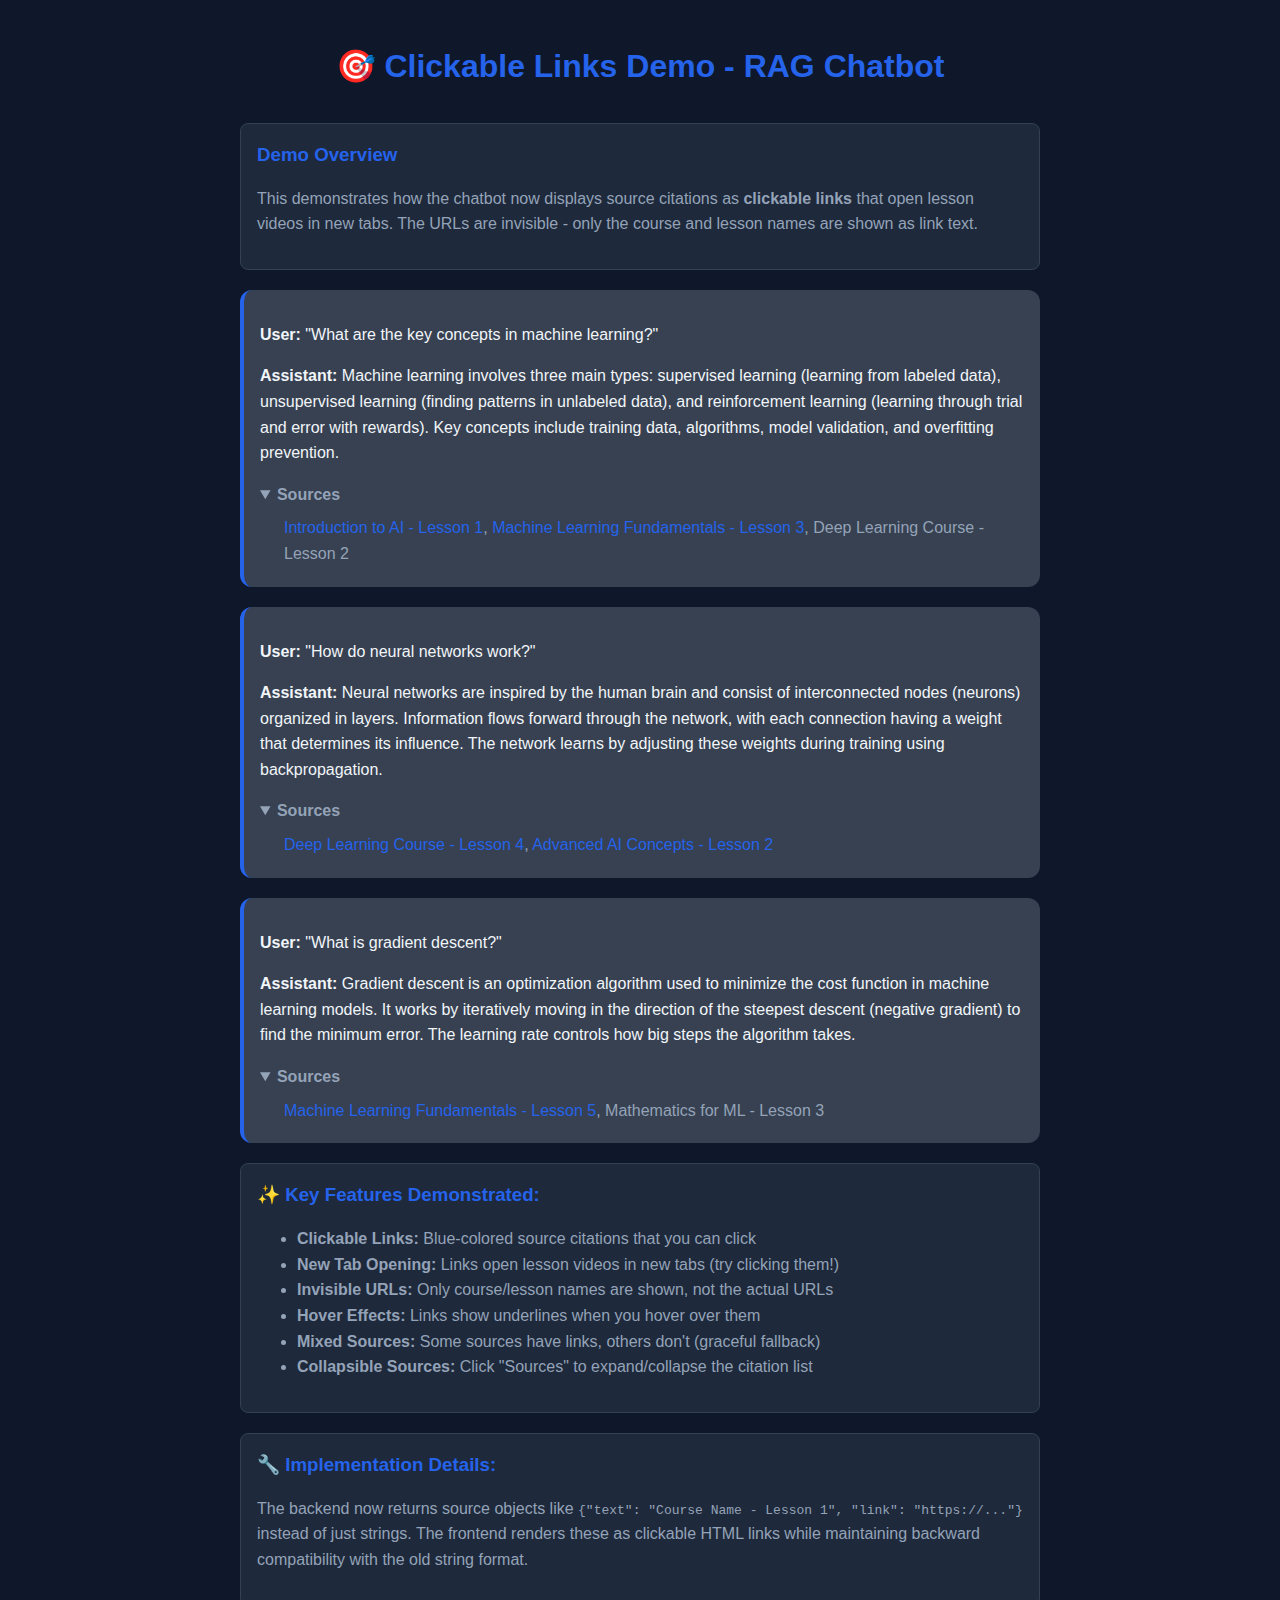
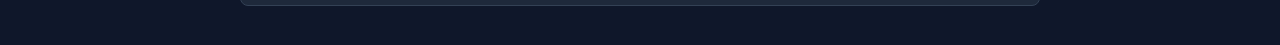
<file: demo_clickable_links.html>
<!DOCTYPE html>
<html lang="en">
<head>
    <meta charset="UTF-8">
    <meta name="viewport" content="width=device-width, initial-scale=1.0">
    <title>Clickable Links Demo - RAG Chatbot</title>
    <style>
        :root {
            --primary-color: #2563eb;
            --primary-hover: #1d4ed8;
            --background: #0f172a;
            --surface: #1e293b;
            --text-primary: #f1f5f9;
            --text-secondary: #94a3b8;
            --border-color: #334155;
            --assistant-message: #374151;
        }

        body {
            font-family: -apple-system, BlinkMacSystemFont, 'Segoe UI', Roboto, sans-serif;
            background-color: var(--background);
            color: var(--text-primary);
            line-height: 1.6;
            padding: 20px;
            margin: 0;
        }

        .demo-container {
            max-width: 800px;
            margin: 0 auto;
        }

        h1 {
            color: var(--primary-color);
            text-align: center;
            margin-bottom: 30px;
        }

        .message {
            background: var(--assistant-message);
            border-radius: 12px;
            padding: 16px;
            margin-bottom: 20px;
            border-left: 4px solid var(--primary-color);
        }

        .message-content {
            margin-bottom: 12px;
        }

        .sources-collapsible {
            border: none;
            background: none;
            color: var(--text-secondary);
        }

        .sources-collapsible summary {
            cursor: pointer;
            font-weight: 600;
            margin-bottom: 8px;
            color: var(--text-secondary);
        }

        .sources-collapsible summary:hover {
            color: var(--primary-color);
        }

        .sources-content {
            padding: 0 0.5rem 0.25rem 1.5rem;
            color: var(--text-secondary);
        }

        .source-link {
            color: var(--primary-color);
            text-decoration: none;
            transition: color 0.2s ease;
        }

        .source-link:hover {
            color: var(--primary-hover);
            text-decoration: underline;
        }

        .demo-note {
            background: var(--surface);
            border: 1px solid var(--border-color);
            border-radius: 8px;
            padding: 16px;
            margin-bottom: 20px;
            color: var(--text-secondary);
        }

        .demo-note h3 {
            color: var(--primary-color);
            margin: 0 0 10px 0;
        }
    </style>
</head>
<body>
    <div class="demo-container">
        <h1>🎯 Clickable Links Demo - RAG Chatbot</h1>
        
        <div class="demo-note">
            <h3>Demo Overview</h3>
            <p>This demonstrates how the chatbot now displays source citations as <strong>clickable links</strong> that open lesson videos in new tabs. The URLs are invisible - only the course and lesson names are shown as link text.</p>
        </div>

        <div class="message assistant">
            <div class="message-content">
                <p><strong>User:</strong> "What are the key concepts in machine learning?"</p>
                <p><strong>Assistant:</strong> Machine learning involves three main types: supervised learning (learning from labeled data), unsupervised learning (finding patterns in unlabeled data), and reinforcement learning (learning through trial and error with rewards). Key concepts include training data, algorithms, model validation, and overfitting prevention.</p>
            </div>
            
            <details class="sources-collapsible" open>
                <summary class="sources-header">Sources</summary>
                <div class="sources-content">
                    <a href="https://www.youtube.com/watch?v=example1" target="_blank" class="source-link">Introduction to AI - Lesson 1</a>, 
                    <a href="https://www.youtube.com/watch?v=example2" target="_blank" class="source-link">Machine Learning Fundamentals - Lesson 3</a>, 
                    Deep Learning Course - Lesson 2
                </div>
            </details>
        </div>

        <div class="message assistant">
            <div class="message-content">
                <p><strong>User:</strong> "How do neural networks work?"</p>
                <p><strong>Assistant:</strong> Neural networks are inspired by the human brain and consist of interconnected nodes (neurons) organized in layers. Information flows forward through the network, with each connection having a weight that determines its influence. The network learns by adjusting these weights during training using backpropagation.</p>
            </div>
            
            <details class="sources-collapsible" open>
                <summary class="sources-header">Sources</summary>
                <div class="sources-content">
                    <a href="https://www.youtube.com/watch?v=neural-nets-101" target="_blank" class="source-link">Deep Learning Course - Lesson 4</a>, 
                    <a href="https://www.youtube.com/watch?v=backprop-explained" target="_blank" class="source-link">Advanced AI Concepts - Lesson 2</a>
                </div>
            </details>
        </div>

        <div class="message assistant">
            <div class="message-content">
                <p><strong>User:</strong> "What is gradient descent?"</p>
                <p><strong>Assistant:</strong> Gradient descent is an optimization algorithm used to minimize the cost function in machine learning models. It works by iteratively moving in the direction of the steepest descent (negative gradient) to find the minimum error. The learning rate controls how big steps the algorithm takes.</p>
            </div>
            
            <details class="sources-collapsible" open>
                <summary class="sources-header">Sources</summary>
                <div class="sources-content">
                    <a href="https://www.coursera.org/learn/machine-learning/lecture/gradient" target="_blank" class="source-link">Machine Learning Fundamentals - Lesson 5</a>, 
                    Mathematics for ML - Lesson 3
                </div>
            </details>
        </div>

        <div class="demo-note">
            <h3>✨ Key Features Demonstrated:</h3>
            <ul>
                <li><strong>Clickable Links:</strong> Blue-colored source citations that you can click</li>
                <li><strong>New Tab Opening:</strong> Links open lesson videos in new tabs (try clicking them!)</li>
                <li><strong>Invisible URLs:</strong> Only course/lesson names are shown, not the actual URLs</li>
                <li><strong>Hover Effects:</strong> Links show underlines when you hover over them</li>
                <li><strong>Mixed Sources:</strong> Some sources have links, others don't (graceful fallback)</li>
                <li><strong>Collapsible Sources:</strong> Click "Sources" to expand/collapse the citation list</li>
            </ul>
        </div>

        <div class="demo-note">
            <h3>🔧 Implementation Details:</h3>
            <p>The backend now returns source objects like <code>{"text": "Course Name - Lesson 1", "link": "https://..."}</code> instead of just strings. The frontend renders these as clickable HTML links while maintaining backward compatibility with the old string format.</p>
        </div>
    </div>

    <script>
        // Simulate the actual JavaScript logic that would run in the app
        console.log("Demo: Source links are now clickable and open in new tabs!");
        
        // Count clickable vs non-clickable sources
        const links = document.querySelectorAll('.source-link');
        const totalSources = document.querySelectorAll('.sources-content').length;
        console.log(`Found ${links.length} clickable source links across ${totalSources} responses`);
    </script>
</body>
</html>
</file>
